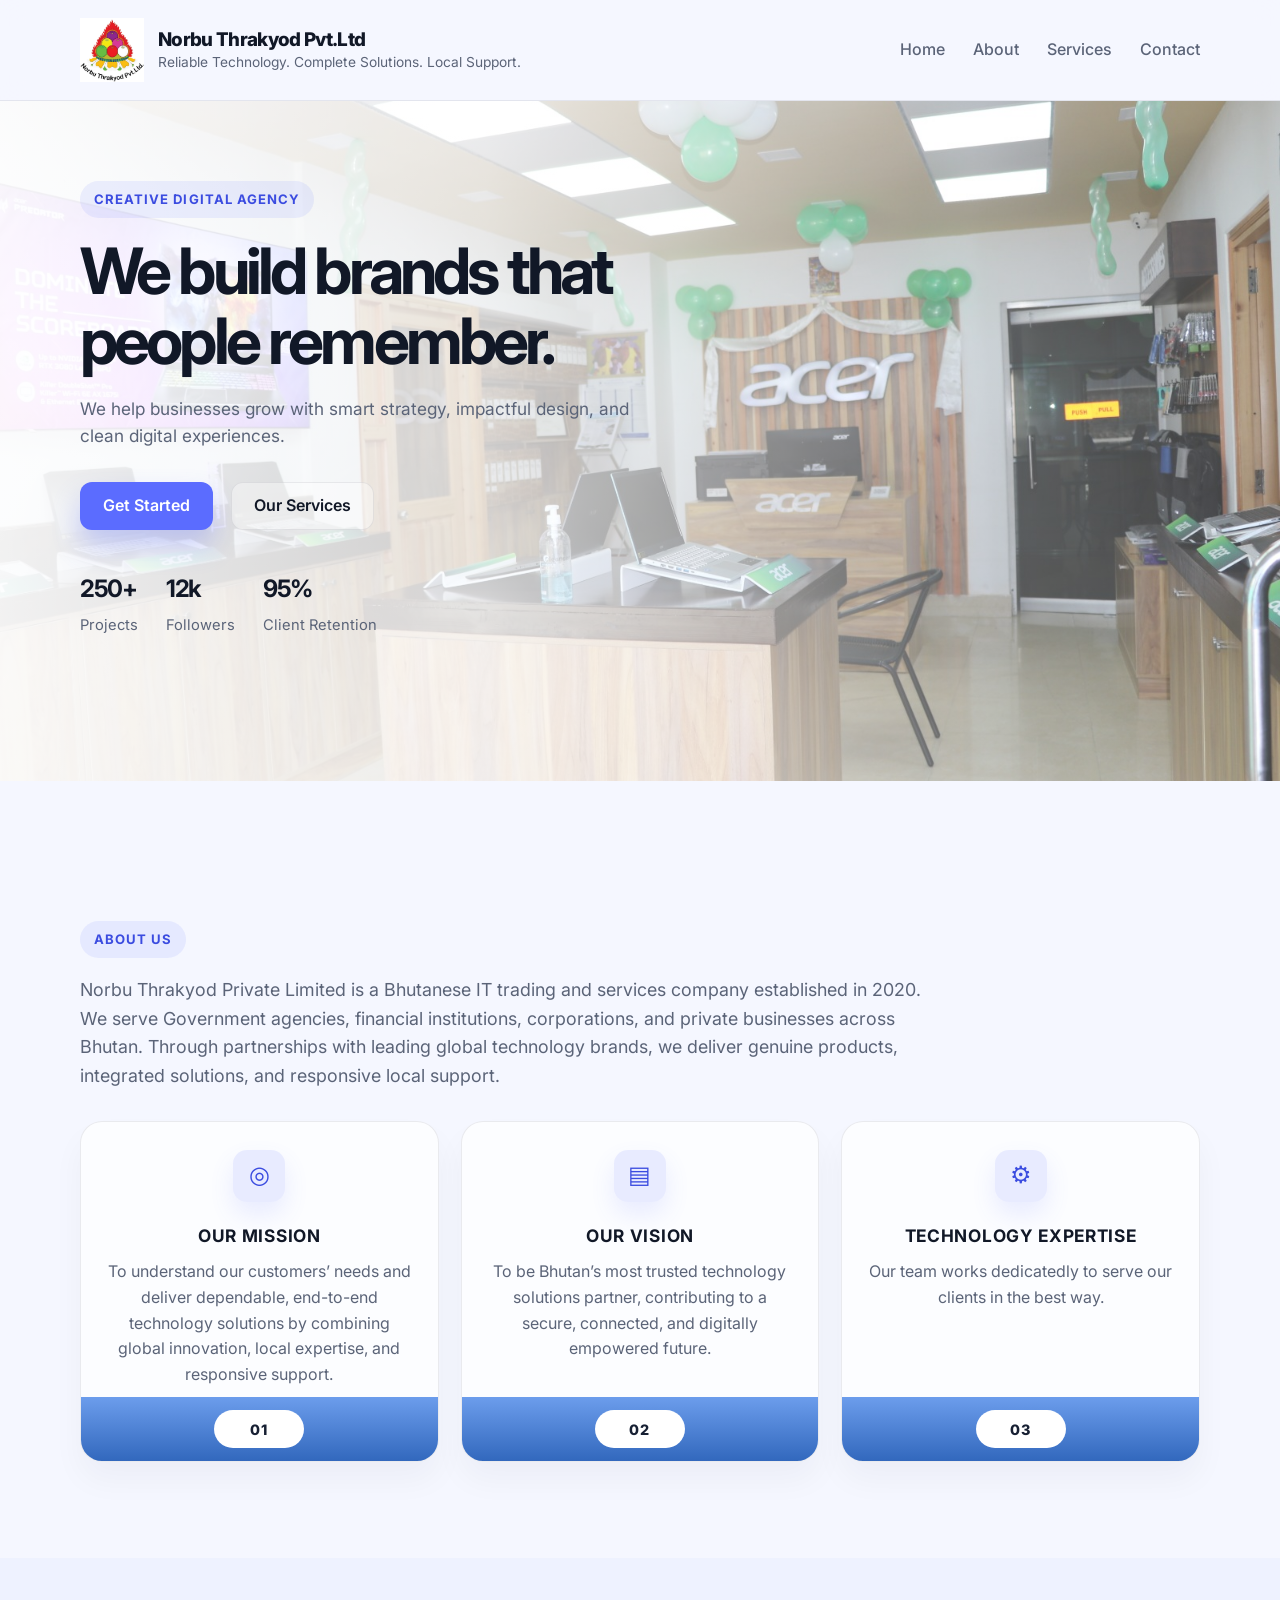
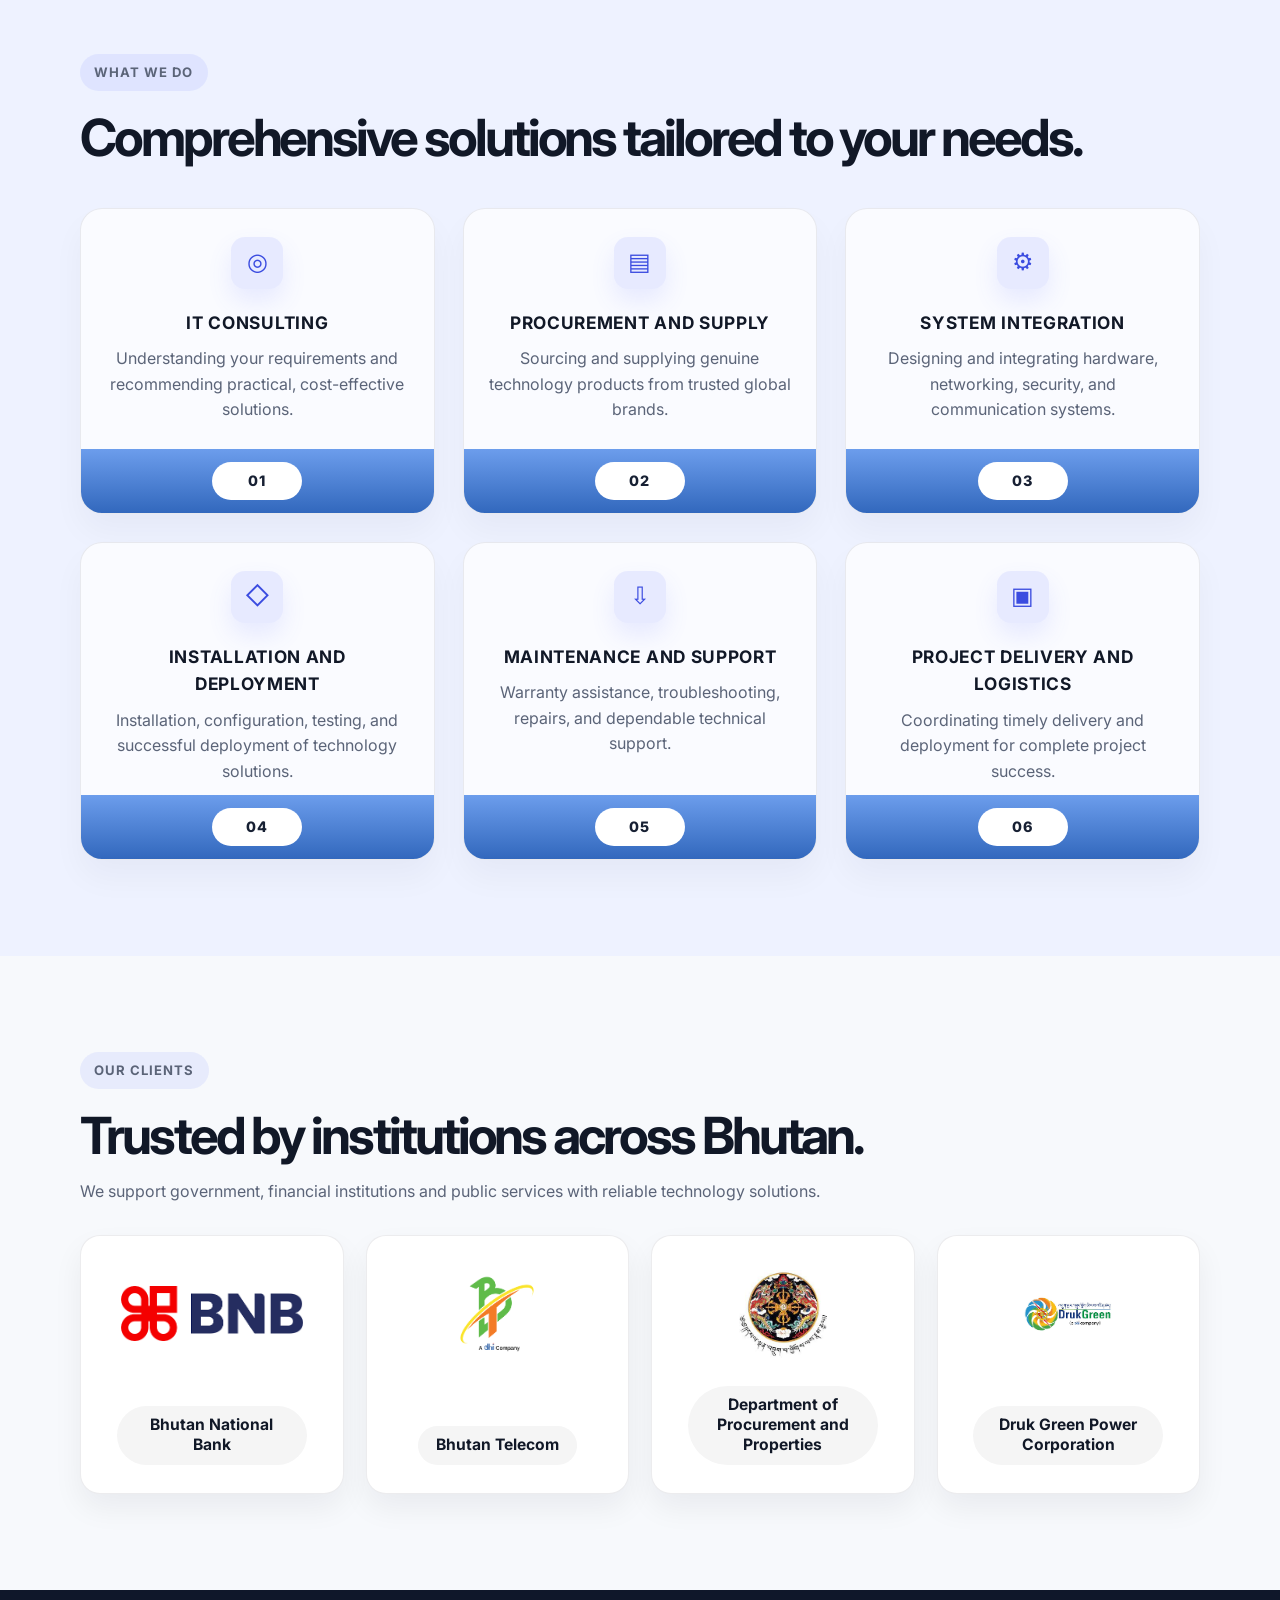
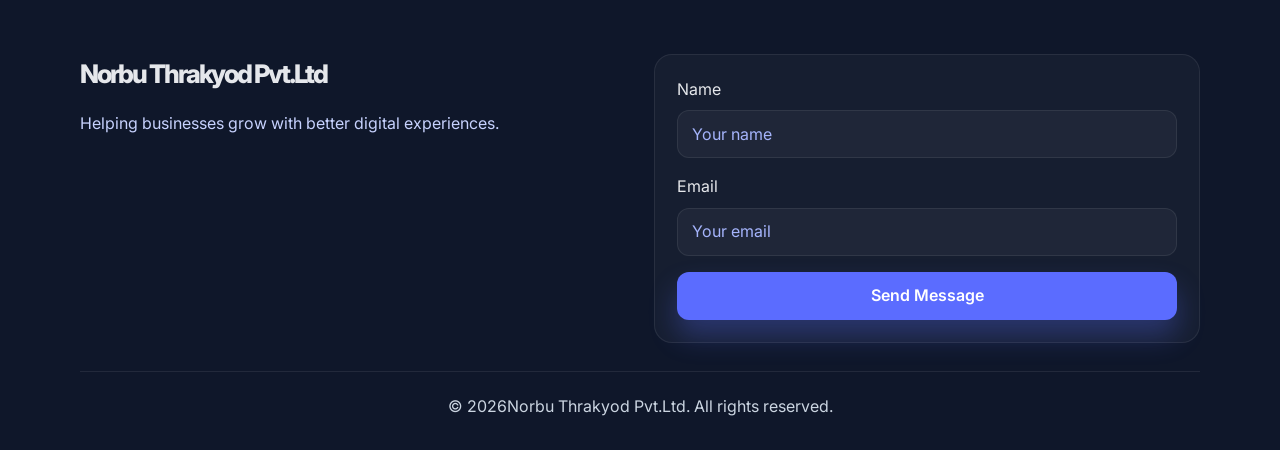
<file: Website/index.html>
<!DOCTYPE html>
<html lang="en">
  <head>
    <meta charset="UTF-8" />
    <meta name="viewport" content="width=device-width, initial-scale=1.0" />
    <title>Norbu Thrakyod Pvt.Ltd</title>
    <meta
      name="description"
      content="A simple and modern website template built with HTML and JavaScript."
    />
    <link rel="preconnect" href="https://fonts.googleapis.com" />
    <link rel="preconnect" href="https://fonts.gstatic.com" crossorigin />
    <link
      href="https://fonts.googleapis.com/css2?family=Inter:wght@400;500;600;700;800&display=swap"
      rel="stylesheet"
    />
    <link rel="stylesheet" href="styles.css" />
  </head>
  <body>
    <header class="site-header">
      <div class="container nav-wrap">
        <a class="site-brand" href="#home" aria-label="Norbu Thrakyod Pvt. Ltd. home">
          <img src="img/Logo.jpeg" alt="Norbu Thrakyod Pvt. Ltd. logo" />
          <span class="brand-copy">
            <strong>Norbu Thrakyod Pvt.Ltd</strong>
            <small>Reliable Technology. Complete Solutions. Local Support.</small>
          </span>
        </a>
        <nav class="nav" aria-label="Main navigation">
          <a href="#home">Home</a>
          <a href="#about">About</a>
          <a href="#services">Services</a>
          <a href="#contact">Contact</a>
        </nav>
        <button class="nav-toggle" aria-label="Toggle menu">
          <span></span>
          <span></span>
          <span></span>
        </button>
      </div>
    </header>

    <main>
      <section class="hero" id="home">
        <div class="container hero-grid">
          <div class="hero-copy">
            <p class="eyebrow">Creative digital agency</p>
            <h1>We build brands that people remember.</h1>
            <p class="hero-text">
              We help businesses grow with smart strategy, impactful design, and
              clean digital experiences.
            </p>
            <div class="hero-actions">
              <a class="btn btn-primary" href="#contact">Get Started</a>
              <a class="btn btn-secondary" href="#services">Our Services</a>
            </div>
            <ul class="mini-stats" aria-label="Business stats">
              <li><strong>250+</strong><span>Projects</span></li>
              <li><strong>12k</strong><span>Followers</span></li>
              <li><strong>95%</strong><span>Client Retention</span></li>
            </ul>
          </div>

        </div>
      </section>

      <section class="section" id="about">
        <div class="container about-content">
          <div class="about-intro">
            <p class="eyebrow">About Us</p>
            <p>
              Norbu Thrakyod Private Limited is a Bhutanese IT trading and services company established in 2020. We serve Government agencies, financial institutions, corporations, and private businesses across Bhutan. Through partnerships with leading global technology brands, we deliver genuine products, integrated solutions, and responsive local support.
            </p>
          </div>

          <div class="about-grid">
            <article class="info-card">
              <div class="icon">◎</div>
              <h3>Our Mission</h3>
              <p>To understand our customers’ needs and deliver dependable, end-to-end technology solutions by combining global innovation, local expertise, and responsive support.</p>
              <span class="service-number" data-number="01"></span>
            </article>
            <article class="info-card">
              <div class="icon">▤</div>
              <h3>Our Vision</h3>
              <p>To be Bhutan’s most trusted technology solutions partner, contributing to a secure, connected, and digitally empowered future.</p>
              <span class="service-number" data-number="02"></span>
            </article>
            <article class="info-card">
              <div class="icon">⚙</div>
              <h3>Technology Expertise</h3>
              <p>Our team works dedicatedly to serve our clients in the best way.</p>
              <span class="service-number" data-number="03"></span>
            </article>
          </div>
        </div>
      </section>

      <section class="section alt-bg" id="services">
        <div class="container">
          <div class="section-heading">
            <p class="eyebrow">What we do</p>
            <h2>Comprehensive solutions tailored to your needs.</h2>
          </div>

          <div class="services-grid">
            <article class="info-card">
              <div class="icon">◎</div>
              <h3>IT Consulting</h3>
              <p>Understanding your requirements and recommending practical, cost-effective solutions.</p>
              <span class="service-number" data-number="01"></span>
            </article>
            <article class="info-card">
              <div class="icon">▤</div>
              <h3>Procurement and Supply</h3>
              <p>Sourcing and supplying genuine technology products from trusted global brands.</p>
              <span class="service-number" data-number="02"></span>
            </article>
            <article class="info-card">
              <div class="icon">⚙</div>
              <h3>System Integration</h3>
              <p>Designing and integrating hardware, networking, security, and communication systems.</p>
              <span class="service-number" data-number="03"></span>
            </article>
            <article class="info-card">
              <div class="icon">◇</div>
              <h3>Installation and Deployment</h3>
              <p>Installation, configuration, testing, and successful deployment of technology solutions.</p>
              <span class="service-number" data-number="04"></span>
            </article>
            <article class="info-card">
              <div class="icon">⇩</div>
              <h3>Maintenance and Support</h3>
              <p>Warranty assistance, troubleshooting, repairs, and dependable technical support.</p>
              <span class="service-number" data-number="05"></span>
            </article>
            <article class="info-card">
              <div class="icon">▣</div>
              <h3>Project Delivery and Logistics</h3>
              <p>Coordinating timely delivery and deployment for complete project success.</p>
              <span class="service-number" data-number="06"></span>
            </article>
          </div>
        </div>
      </section>

      <section class="section testimonial-section">
        <div class="container">
          <div class="section-heading">
            <p class="eyebrow">Our clients</p>
            <h2>Trusted by institutions across Bhutan.</h2>
            <p>We support government, financial institutions and public services with reliable technology solutions.</p>
          </div>

          <div class="clients-grid">
            <article class="client-card">
              <div class="client-logo"><img src="img/BNB logo.png" alt="Bhutan National Bank logo" /></div>
              <h3>Bhutan National Bank</h3>
            </article>
            <article class="client-card">
              <div class="client-logo"><img src="img/Bhutan telecom logo (1).png" alt="Bhutan Telecom logo" /></div>
              <h3>Bhutan Telecom</h3>
            </article>
            <article class="client-card">
              <div class="client-logo"><img src="img/department of procurement and property.jpg" alt="Department of Procurement and Properties logo" /></div>
              <h3>Department of Procurement and Properties</h3>
            </article>
            <article class="client-card">
              <div class="client-logo"><img src="img/Dgpc logo.png" alt="Druk Green Power Corporation logo" /></div>
              <h3>Druk Green Power Corporation</h3>
            </article>
          </div>
        </div>
      </section>
    </main>

    <footer class="site-footer" id="contact">
      <div class="container footer-wrap">
        <div>
          <div class="brand">Norbu Thrakyod Pvt.Ltd</div>
          <p>Helping businesses grow with better digital experiences.</p>
        </div>

        <form class="contact-form" id="contactForm">
          <label>
            <span>Name</span>
            <input type="text" id="name" name="name" placeholder="Your name" required />
          </label>
          <label>
            <span>Email</span>
            <input type="email" id="email" name="email" placeholder="Your email" required />
          </label>
          <button type="submit" class="btn btn-primary">Send Message</button>
        </form>
      </div>

      <div class="container footer-bottom">
        <p>© <span id="year"></span>Norbu Thrakyod Pvt.Ltd. All rights reserved.</p>
      </div>
    </footer>

    <script src="script.js"></script>
  </body>
</html>
</file>
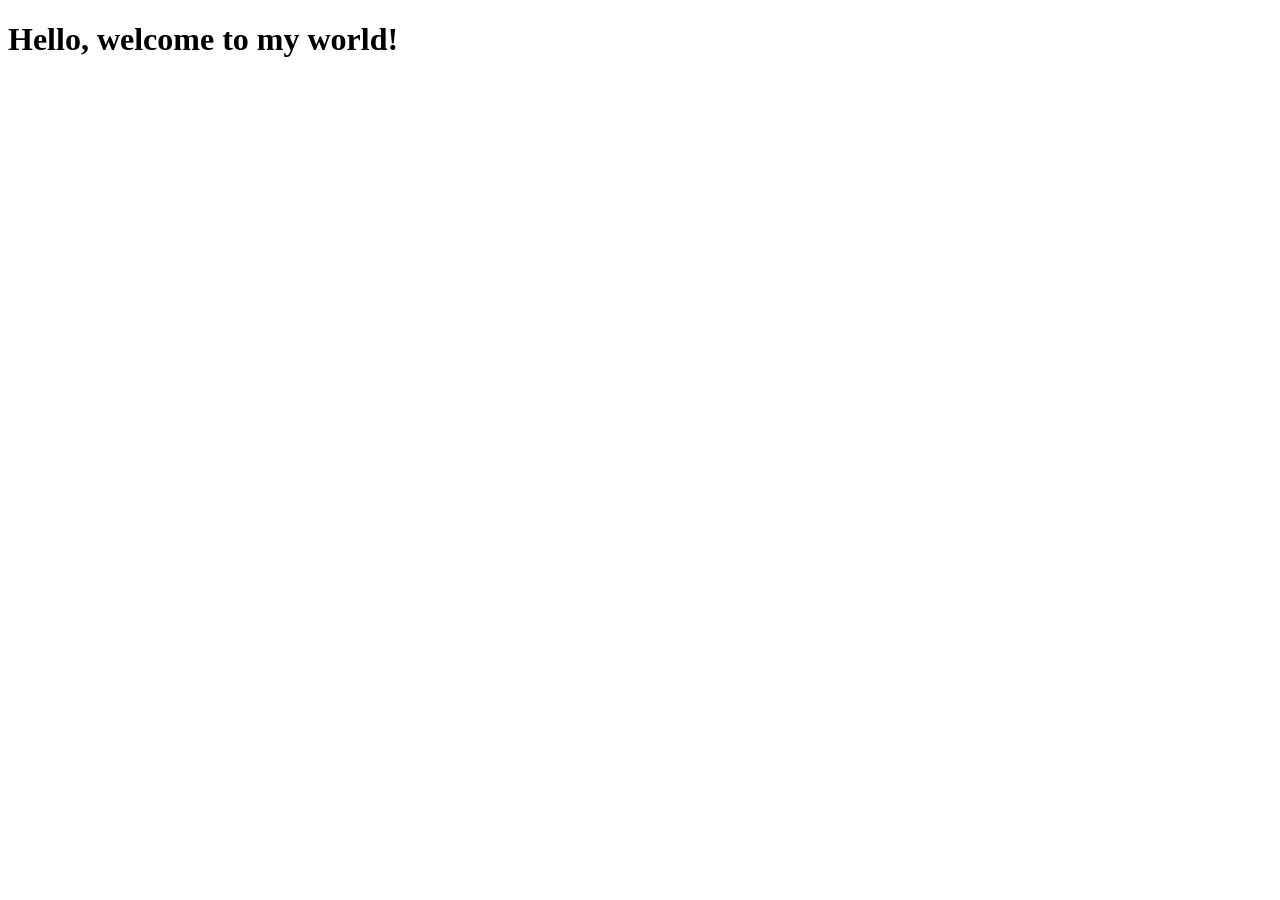
<file: Website/22.10.26/index.html>
<!DOCTYPE html>
<html lang="en">
<head>
    <meta charset="UTF-8">
    <meta name="viewport" content="width=device-width, initial-scale=1.0">
    <title>Welcome</title>
</head>
<body>
    <h1>Hello, welcome to my world!</h1>
</body>
</html>
</file>
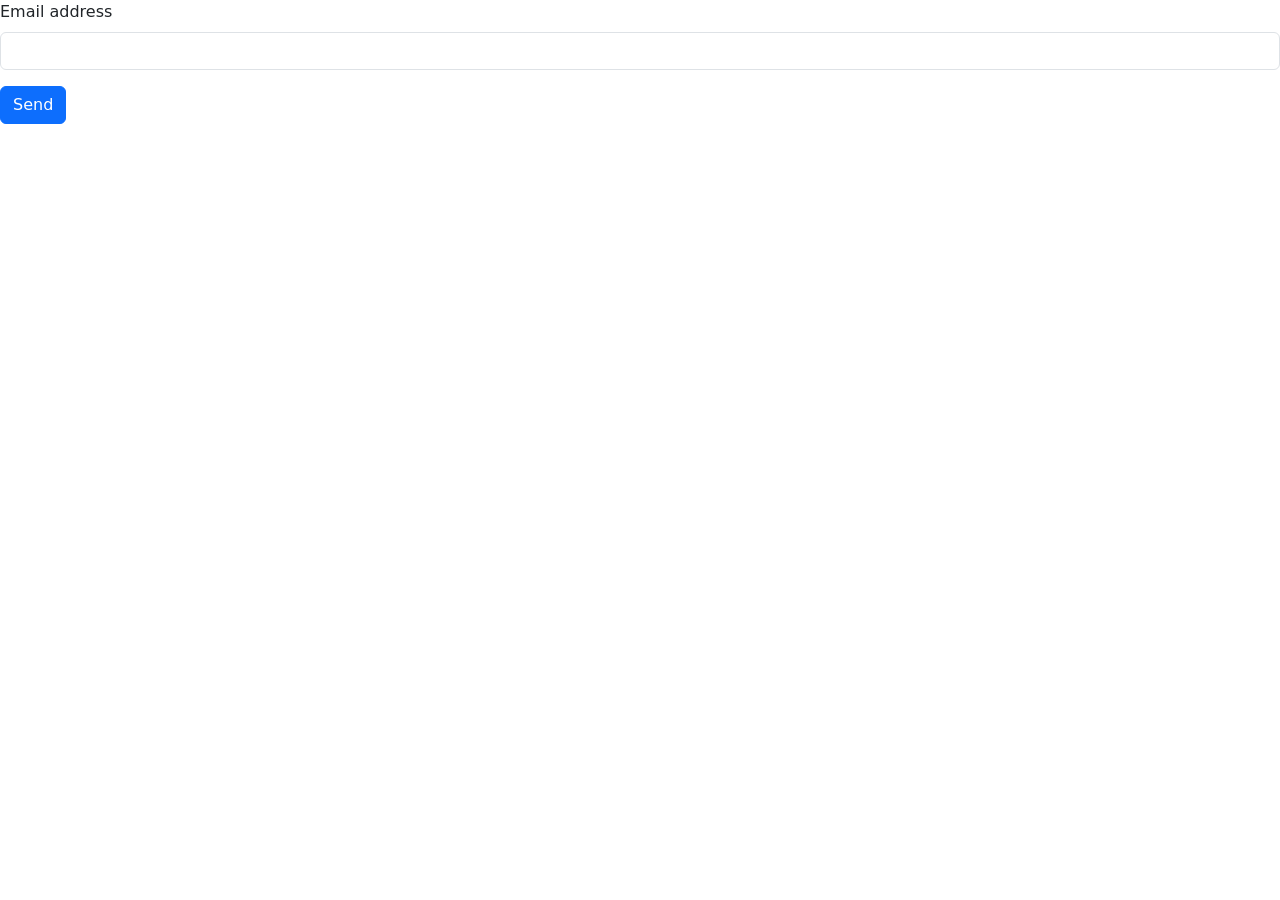
<file: Website/Week8/CSS+JS Bundle.html>
<!doctype html>
<html lang="en">
  <head>
    <meta charset="utf-8">
    <meta name="viewport" content="width=device-width, initial-scale=1">
    <title>Bootstrap demo</title>
    <link href="https://cdn.jsdelivr.net/npm/bootstrap@5.3.8/dist/css/bootstrap.min.css" rel="stylesheet" integrity="sha384-sRIl4kxILFvY47J16cr9ZwB07vP4J8+LH7qKQnuqkuIAvNWLzeN8tE5YBujZqJLB" crossorigin="anonymous">
	
	

  
  </head>
  <body>
  
	
    <script src="https://cdn.jsdelivr.net/npm/bootstrap@5.3.8/dist/js/bootstrap.bundle.min.js" integrity="sha384-FKyoEForCGlyvwx9Hj09JcYn3nv7wiPVlz7YYwJrWVcXK/BmnVDxM+D2scQbITxI" crossorigin="anonymous"></script>
  	
	<form>
  <div class="mb-3">
    <label for="email" class="form-label">Email address</label>
    <input type="email" class="form-control" id="email">
  </div>
  <button type="submit" class="btn btn-primary">Send</button>
</form>
			
			
			
        </div>
    </div>
  
  </body>
</html>
</file>
<file: Website/styles.css>
:root {
  --bg: #f5f7ff;
  --bg-alt: #eef2ff;
  --surface: #ffffff;
  --surface-strong: #0f172a;
  --text: #111827;
  --muted: #5b6478;
  --primary: #5b6cff;
  --primary-dark: #3b4ce0;
  --accent: #f97316;
  --line: rgba(15, 23, 42, 0.08);
  --shadow: 0 20px 55px rgba(31, 41, 55, 0.12);
}

* {
  box-sizing: border-box;
  margin: 0;
  padding: 0;
}

html {
  scroll-behavior: smooth;
}

body {
  font-family: "Inter", sans-serif;
  background: var(--bg);
  color: var(--text);
  line-height: 1.6;
}

a {
  color: inherit;
  text-decoration: none;
}

img {
  max-width: 100%;
  display: block;
}

button,
input {
  font: inherit;
}

.container {
  width: min(1120px, calc(100% - 32px));
  margin: 0 auto;
}

.section {
  padding: 96px 0;
}

.alt-bg {
  background: var(--bg-alt);
}

.site-header {
  position: sticky;
  top: 0;
  z-index: 50;
  padding: 18px 0;
  background: rgba(245, 247, 255, 0.8);
  backdrop-filter: blur(12px);
  border-bottom: 1px solid var(--line);
}

.nav-wrap {
  display: flex;
  align-items: center;
  justify-content: space-between;
  gap: 24px;
}

.site-brand {
  display: inline-flex;
  align-items: center;
  gap: 14px;
  min-width: 0;
}

.site-brand img {
  width: 64px;
  height: 64px;
  flex: 0 0 64px;
  object-fit: contain;
}

.brand-copy {
  display: flex;
  flex-direction: column;
  min-width: 0;
}

.brand-copy strong {
  color: var(--text);
  font-size: 1.18rem;
  font-weight: 800;
  line-height: 1.2;
  letter-spacing: -0.035em;
}

.brand-copy small {
  margin-top: 3px;
  color: var(--muted);
  font-size: 0.86rem;
  line-height: 1.25;
  white-space: nowrap;
}

.brand {
  font-size: 1.6rem;
  font-weight: 800;
  letter-spacing: -0.08em;
}

.brand span {
  color: var(--primary);
}

.nav {
  display: flex;
  align-items: center;
  gap: 28px;
  color: var(--muted);
  font-weight: 500;
}

.nav a:hover {
  color: var(--text);
}

.nav-toggle {
  display: none;
  flex-direction: column;
  gap: 5px;
  background: transparent;
  border: 0;
  cursor: pointer;
}

.nav-toggle span {
  width: 24px;
  height: 2px;
  background: var(--text);
  display: block;
  border-radius: 999px;
}

.hero {
  position: relative;
  isolation: isolate;
  min-height: 680px;
  padding: 80px 0 96px;
  background: url("img/background.jpeg") center center / cover no-repeat;
}

.hero::before {
  position: absolute;
  z-index: -1;
  inset: 0;
  background: linear-gradient(
    90deg,
    rgba(255, 255, 255, 0.94) 0%,
    rgba(255, 255, 255, 0.78) 38%,
    rgba(255, 255, 255, 0.35) 72%,
    rgba(255, 255, 255, 0.2) 100%
  );
  content: "";
}

.hero-grid {
  display: grid;
  grid-template-columns: minmax(0, 1fr);
  align-items: center;
  gap: 42px;
}

.eyebrow {
  display: inline-block;
  margin-bottom: 18px;
  padding: 8px 14px;
  border-radius: 999px;
  background: rgba(91, 108, 255, 0.1);
  color: var(--primary-dark);
  font-size: 0.82rem;
  font-weight: 700;
  letter-spacing: 0.08em;
  text-transform: uppercase;
}

.hero-copy h1,
.section-heading h2,
.split-section h2 {
  letter-spacing: -0.06em;
  line-height: 1.1;
}

.hero-copy h1 {
  font-size: clamp(2.8rem, 5vw, 5rem);
  max-width: 620px;
}

.hero-text {
  margin-top: 18px;
  max-width: 560px;
  color: var(--muted);
  font-size: 1.08rem;
}

.hero-actions {
  margin-top: 32px;
  display: flex;
  align-items: center;
  gap: 18px;
  flex-wrap: wrap;
}

.btn {
  display: inline-flex;
  align-items: center;
  justify-content: center;
  min-height: 48px;
  padding: 0 22px;
  border-radius: 12px;
  border: 1px solid transparent;
  font-weight: 600;
  transition: 0.2s ease;
}

.btn:hover {
  transform: translateY(-1px);
}

.btn-primary {
  background: var(--primary);
  color: #fff;
  box-shadow: 0 16px 28px rgba(91, 108, 255, 0.3);
}

.btn-primary:hover {
  background: var(--primary-dark);
}

.btn-secondary {
  border-color: var(--line);
  background: rgba(255, 255, 255, 0.4);
}

.mini-stats {
  list-style: none;
  margin-top: 40px;
  display: flex;
  flex-wrap: wrap;
  gap: 28px;
}

.mini-stats li {
  display: flex;
  flex-direction: column;
  gap: 6px;
}

.mini-stats strong {
  font-size: 1.5rem;
  letter-spacing: -0.06em;
}

.mini-stats span {
  color: var(--muted);
  font-size: 0.92rem;
}

.hero-card {
  background: linear-gradient(180deg, #ffffff 0%, #edf1ff 100%);
  border: 1px solid rgba(91, 108, 255, 0.12);
  border-radius: 24px;
  padding: 22px;
  box-shadow: var(--shadow);
}

.card-top {
  display: flex;
  gap: 8px;
  margin-bottom: 18px;
}

.dot {
  width: 12px;
  height: 12px;
  display: inline-block;
  border-radius: 50%;
}

.dot-blue { background: #5b6cff; }
.dot-pink { background: #ff7bbf; }
.dot-gold { background: #f4b740; }

.chart-box {
  background: rgba(255, 255, 255, 0.7);
  border: 1px solid rgba(15, 23, 42, 0.06);
  border-radius: 18px;
  padding: 30px 20px 20px;
  min-height: 260px;
}

.bars {
  height: 200px;
  display: flex;
  align-items: end;
  justify-content: center;
  gap: 14px;
}

.bars span {
  width: 42px;
  border-radius: 12px 12px 0 0;
  background: linear-gradient(180deg, #7c8bff 0%, #4f5ef4 100%);
  display: inline-block;
}

.growth-box {
  margin-top: 20px;
  background: rgba(91, 108, 255, 0.08);
  border-radius: 16px;
  padding: 18px 20px;
  display: flex;
  align-items: center;
  justify-content: space-between;
}

.growth-label {
  color: var(--muted);
  font-weight: 500;
}

.growth-box strong {
  font-size: 1.8rem;
  letter-spacing: -0.06em;
}

.split-section {
  display: grid;
  grid-template-columns: 1fr 1fr;
  gap: 30px;
  align-items: end;
}

.split-section h2,
.section-heading h2 {
  font-size: clamp(2.1rem, 4vw, 3.2rem);
}

.split-section p,
.section-heading p {
  color: var(--muted);
}

.about-content {
  padding: 44px 0 0;
}

.about-intro {
  max-width: 850px;
  margin-bottom: 30px;
}

.about-intro .eyebrow {
  margin-bottom: 18px;
}

.about-intro > p:last-child {
  color: var(--muted);
  font-size: 1.12rem;
  line-height: 1.6;
}

.about-grid {
  display: grid;
  grid-template-columns: repeat(3, minmax(0, 1fr));
  gap: 22px;
}

.section-heading {
  margin-bottom: 42px;
}

.card-grid,
.services-grid {
  display: grid;
  grid-template-columns: repeat(3, minmax(0, 1fr));
  gap: 28px;
}

.info-card {
  position: relative;
  min-height: 306px;
  display: flex;
  flex-direction: column;
  align-items: center;
  overflow: hidden;
  background: rgba(255, 255, 255, 0.7);
  border: 1px solid var(--line);
  border-radius: 22px;
  padding: 28px 24px 74px;
  box-shadow: 0 18px 32px rgba(15, 23, 42, 0.04);
  text-align: center;
}

.icon {
  width: 52px;
  height: 52px;
  display: grid;
  place-items: center;
  border-radius: 14px;
  background: rgba(91, 108, 255, 0.12);
  color: var(--primary-dark);
  font-size: 1.5rem;
  margin-bottom: 20px;
  box-shadow: 0 12px 24px rgba(91, 108, 255, 0.12);
}

.info-card h3 {
  max-width: 340px;
  margin-bottom: 10px;
  font-size: 1.08rem;
  letter-spacing: 0.04em;
  text-transform: uppercase;
}

.info-card p {
  max-width: 390px;
  color: var(--muted);
}

.service-number {
  position: absolute;
  right: 0;
  bottom: 0;
  left: 0;
  z-index: 0;
  display: grid;
  place-items: center;
  height: 64px;
  background: linear-gradient(180deg, #6c9dec 0%, #3268bd 100%);
  color: transparent;
}

.service-number::before {
  position: absolute;
  z-index: -1;
  width: 90px;
  height: 38px;
  border-radius: 999px;
  background: #fff;
  content: "";
}

.service-number {
  font-size: 0;
}

.service-number::after {
  position: absolute;
  z-index: 1;
  color: #172033;
  font-size: 0.9rem;
  font-weight: 800;
  letter-spacing: 0.08em;
  content: attr(data-number);
}

.testimonial {
  max-width: 780px;
  margin: 0 auto;
  background: var(--surface);
  border: 1px solid var(--line);
  padding: 32px 28px;
  border-radius: 24px;
  box-shadow: 0 18px 30px rgba(15, 23, 42, 0.05);
}

.testimonial p {
  font-size: clamp(1.15rem, 2vw, 1.7rem);
  line-height: 1.5;
  letter-spacing: -0.03em;
}

.person {
  margin-top: 22px;
  display: flex;
  flex-direction: column;
  gap: 4px;
}

.person span {
  color: var(--muted);
}

.testimonial-section {
  background: #f7f9fc;
}

.testimonial-section .section-heading {
  margin-bottom: 30px;
}

.testimonial-section .section-heading > p:last-child {
  margin-top: 16px;
  max-width: 820px;
  color: var(--muted);
}

.clients-grid {
  display: grid;
  grid-template-columns: repeat(4, minmax(0, 1fr));
  gap: 22px;
}

.client-card {
  min-height: 222px;
  display: flex;
  flex-direction: column;
  align-items: center;
  justify-content: space-between;
  gap: 20px;
  padding: 26px 20px 28px;
  background: var(--surface);
  border: 1px solid rgba(15, 23, 42, 0.08);
  border-radius: 20px;
  box-shadow: 0 14px 30px rgba(15, 23, 42, 0.06);
  text-align: center;
}

.client-logo {
  width: 100%;
  height: 104px;
  display: grid;
  place-items: center;
}

.client-logo img {
  width: auto;
  max-width: 82%;
  height: auto;
  max-height: 88px;
  object-fit: contain;
}

.client-card h3 {
  max-width: 190px;
  padding: 9px 18px;
  border-radius: 999px;
  background: #f5f5f5;
  color: var(--text);
  font-size: 0.98rem;
  line-height: 1.3;
}

.site-footer {
  background: var(--surface-strong);
  color: #e5e7eb;
  padding-top: 64px;
}

.footer-wrap {
  display: grid;
  grid-template-columns: 1fr 1fr;
  gap: 28px;
  align-items: start;
}

.footer-wrap p {
  color: #c7d2fe;
  margin-top: 16px;
  max-width: 420px;
}

.contact-form {
  display: grid;
  gap: 16px;
  background: rgba(255, 255, 255, 0.03);
  border: 1px solid rgba(255, 255, 255, 0.08);
  border-radius: 18px;
  padding: 22px;
}

.contact-form label {
  display: grid;
  gap: 8px;
  color: #e5e7eb;
}

.contact-form input {
  width: 100%;
  min-height: 48px;
  border-radius: 12px;
  border: 1px solid rgba(255, 255, 255, 0.08);
  background: rgba(255, 255, 255, 0.04);
  color: #fff;
  padding: 0 14px;
}

.contact-form input::placeholder {
  color: #a5b4fc;
}

.footer-bottom {
  padding: 22px 0 30px;
  margin-top: 28px;
  border-top: 1px solid rgba(255, 255, 255, 0.08);
}

.footer-bottom p {
  color: #cbd5e1;
  text-align: center;
}

@media (max-width: 800px) {
  .hero {
    min-height: auto;
    background-position: 62% center;
  }

  .hero::before {
    background: rgba(255, 255, 255, 0.82);
  }

  .site-brand img {
    width: 52px;
    height: 52px;
    flex-basis: 52px;
  }

  .brand-copy strong {
    font-size: 1rem;
  }

  .brand-copy small {
    font-size: 0.7rem;
  }

  .nav {
    position: absolute;
    top: calc(100% + 12px);
    right: 16px;
    left: 16px;
    flex-direction: column;
    align-items: flex-start;
    background: rgba(255, 255, 255, 0.96);
    padding: 18px 20px;
    border: 1px solid var(--line);
    border-radius: 16px;
    box-shadow: var(--shadow);
    display: none;
  }

  .nav.is-open {
    display: flex;
  }

  .nav-toggle {
    display: flex;
  }

  .hero-grid,
  .split-section,
  .card-grid,
  .services-grid,
  .about-grid,
  .clients-grid,
  .footer-wrap {
    grid-template-columns: 1fr;
  }

  .section {
    padding: 72px 0;
  }
}
</file>
